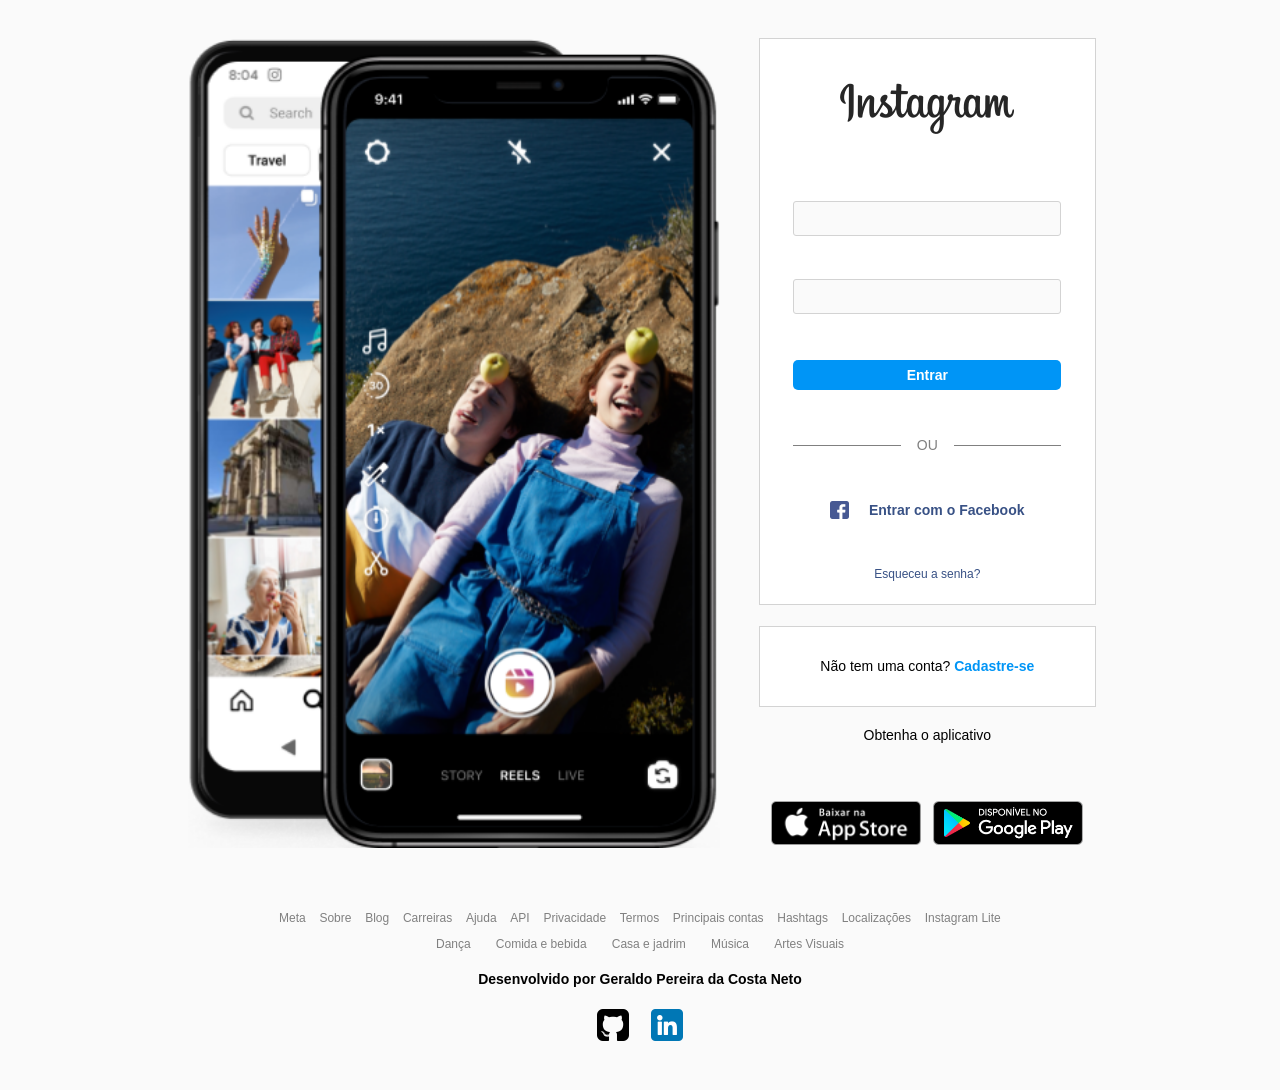
<file: index.html>
<!DOCTYPE html>
<html lang="en">
<head>
    <meta charset="UTF-8">
    <meta http-equiv="X-UA-Compatible" content="IE=edge">
    <meta name="viewport" content="width=device-width, initial-scale=1.0">
    <title>Instagram</title>
    <link rel="stylesheet" href="style.css">
    <link rel="icon" href="images/Foto_perfil.jpg">
</head>
<body>
    <section class="flex-container">
        <div class="celular">
            <img src="images/celular-instagram.png" alt="celular-instagram">
        </div>

        <div class="container-left">

            <!--Container de Login-->
            <div class="group-1">
                <img src="images/logo-instagram.png" alt="logo-instagram" class="logo-insta">
                <div class="inputs">
                    <input type="text" arial-label="Telefone, nome do usuário ou senha">
                    <input type="password" arial-label="Senha">
                </div>
                <a href="" class="entrar">Entrar</a>
                <p class="ou">OU</p>
                <div class="entrar-facebook">
                    <img src="images/icone-facebook.png" alt="logo-facebook">
                    <a href="">Entrar com o Facebook</a>
                </div>
                <a href="" id="esqueceu-senha">Esqueceu a senha?</a>
            </div>


            <!--Container de Cadastro-->
            <div class="group-2">
                <p>Não tem uma conta? <a href="">Cadastre-se</a></p>
            </div>

            <!--Container App Store e Play Store-->
            <div class="group-3">
                <p>Obtenha o aplicativo</p>
                <div class="img-store">
                    <a href="" class="apps"><img src="images/app-store.png" alt="app-store"></a>
                    <a href="" class="apps"><img src="images/play-store.png" alt="google-play"></a>
                </div>
            </div>
        </div>

    </section>

    <footer>
        <ul class="links">
            <li><a href="">Meta</a></li>
            <li><a href="">Sobre</a></li>
            <li><a href="">Blog</a></li>
            <li><a href="">Carreiras</a></li>
            <li><a href="">Ajuda</a></li>
            <li><a href="">API</a></li>
            <li><a href="">Privacidade</a></li>
            <li><a href="">Termos</a></li>
            <li><a href="">Principais contas</a></li>
            <li><a href="">Hashtags</a></li>
            <li><a href="">Localizações</a></li>
            <li><a href="">Instagram Lite</a></li>
        </ul>

        <ul class="topicos">
            <li><a href="">Dança</a></li>
            <li><a href="">Comida e bebida</a></li>
            <li><a href="">Casa e jadrim</a></li>
            <li><a href="">Música</a></li>
            <li><a href="">Artes Visuais</a></li>
        </ul>
        
        <div class="final">
            <h3>Desenvolvido por Geraldo Pereira da Costa Neto</h3>
            <div class="sociais">
                <a href="https://github.com/GeracNeto" target="_blank"><img src="images/placa-do-github.png" alt=""></a>
                <a href="https://www.linkedin.com/in/geraldo-costa-5568a8152/" target="_blank"><img src="images/linkedin.png" alt=""></a>            
            </div>
        </div>
    </footer>
</body>
</html>
</file>
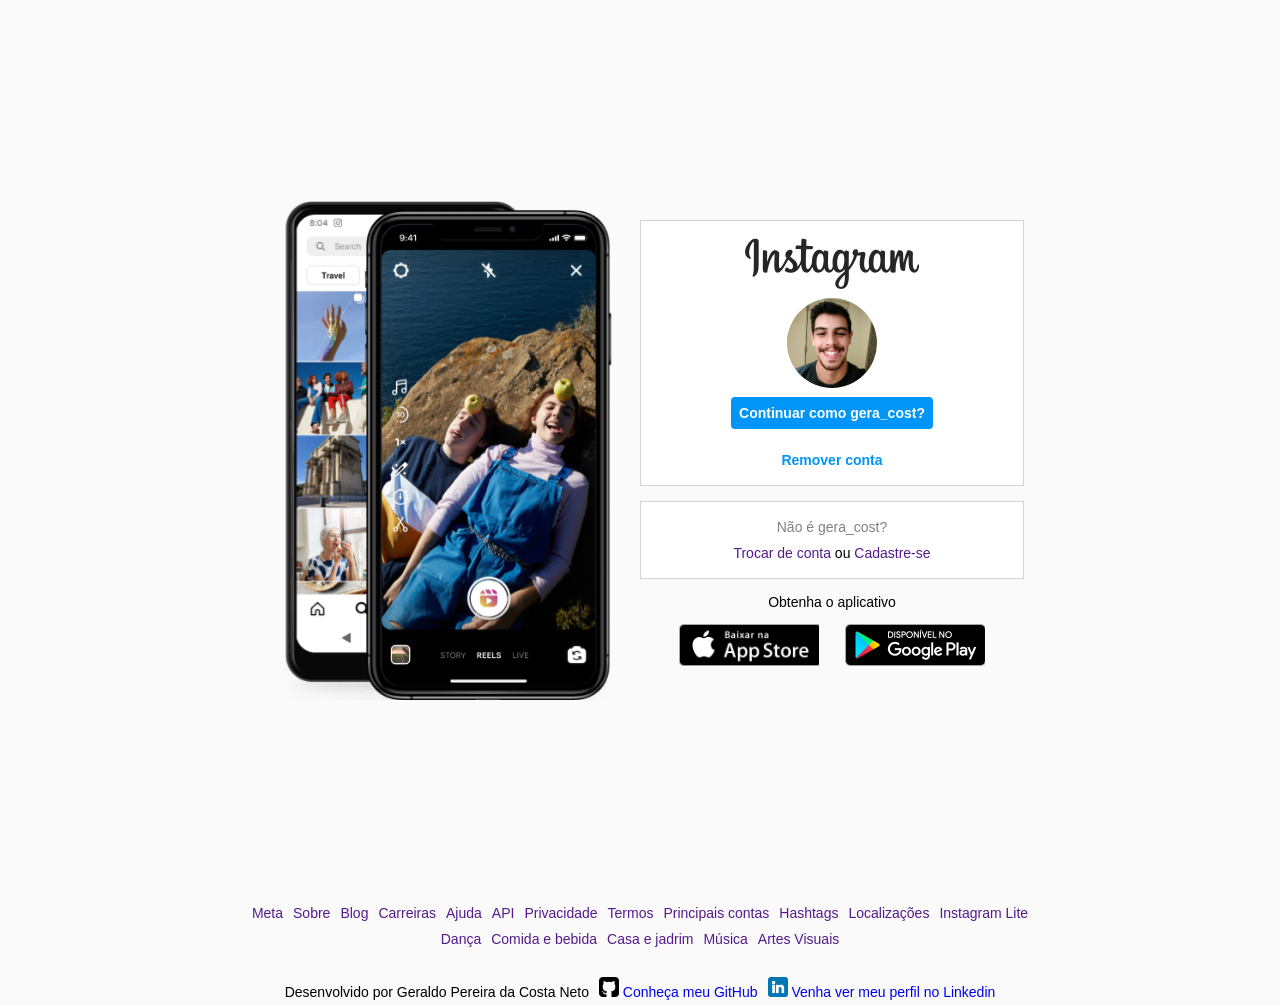
<file: insta.html>
<!DOCTYPE html>
<html lang="en">
<head>
    <meta charset="UTF-8">
    <meta http-equiv="X-UA-Compatible" content="IE=edge">
    <meta name="viewport" content="width=device-width, initial-scale=1.0">
    <title>Instagram</title>
    <link rel="stylesheet" href="styleinsta.css">
    <link rel="icon" href="images/icone-instagram.png">
</head>
<body>
    <section class="container-master">
        <div class="celular">
            <img src="images/celular-instagram.png" alt="Celular">
        </div>
        <div class="container-left">
            <div class="group">
                <img src="images/logo-instagram.png" alt="Logo Instragram" class="logo-insta">
                <img src="images/Foto_perfil.jpg" alt="Foto de Perfil" class="foto-perfil">
                <a href="" class="insta-login">Continuar como gera_cost?</a>
                <a href="" class="insta-logout">Remover conta</a>
            </div>
            <div class="group">
                <p class="nao-conta">Não é gera_cost?</p>
                <p class="troca-conta">
                    <span class="link-blue"><a href="">Trocar de conta</a></span>
                    ou
                    <span class="link-blue"><a href="">Cadastre-se</a></span>
                </p>
            </div>
            <div class="app">
                <p class="app-baixa">Obtenha o aplicativo</p>
                <div class="download">
                    <a href="" class="app-download"></a>
                    <a href="" class="app-download"></a>
                </div>
            </div>
        </div>
    </section>
    <footer>
        <ul class="sobre">
            <li><a href="">Meta</a></li>
            <li><a href="">Sobre</a></li>
            <li><a href="">Blog</a></li>
            <li><a href="">Carreiras</a></li>
            <li><a href="">Ajuda</a></li>
            <li><a href="">API</a></li>
            <li><a href="">Privacidade</a></li>
            <li><a href="">Termos</a></li>
            <li><a href="">Principais contas</a></li>
            <li><a href="">Hashtags</a></li>
            <li><a href="">Localizações</a></li>
            <li><a href="">Instagram Lite</a></li>
        </ul>

        <ul class="topicos">
            <li><a href="">Dança</a></li>
            <li><a href="">Comida e bebida</a></li>
            <li><a href="">Casa e jadrim</a></li>
            <li><a href="">Música</a></li>
            <li><a href="">Artes Visuais</a></li>
        </ul>
        
        <ul class="final">
            <li>Desenvolvido por Geraldo Pereira da Costa Neto</li>
            <li><img src="images/placa-do-github.png" alt=""><a href="https://github.com/GeracNeto" target="_blank"> Conheça meu GitHub</a></li>
            <li><img src="images/linkedin.png" alt=""><a href="https://www.linkedin.com/in/geraldo-costa-5568a8152/" target="_blank"> Venha ver meu perfil no Linkedin</a></li>
        </ul>
    </footer>
</body>
</html>
</file>
<file: style.css>
*{
    padding: 0;
    margin: 0;
    box-sizing: border-box;
    text-decoration: none;
    font-family: sans-serif;
    font-size: 14px;
    list-style: none;
}

body{
    display: flex;
    flex-direction: column;
    align-items: center;
    justify-content: center;
    width: 100%;
    min-height: fit-content;
    padding: 3%;
    background-color: #fafafa;
}

.flex-container{
    display: flex;
    width: 100%;
    min-height: fit-content;
    align-items: center;
    justify-content: center;
}

.celular{
    height: 90vh;
    margin-right: 3%;
}

.celular img{
    height: 100%;
}

.container-left{
    display: flex;
    align-items: center;
    flex-direction: column;
    justify-content: space-between;
    height: 90vh;
    width: 28%;
}

.logo-insta{
    padding: 20px;
}

.group-1{
    display: flex;
    flex-direction: column;
    align-items: center;
    justify-content: space-around;
    background-color: white;
    border: 1px solid lightgray;
    width: 100%;
    height: 70%;
}

.inputs{
    display: flex;
    flex-direction: column;
    width: 80%;
    height: 20%;
    justify-content: space-between;
}

input{
    height: 35px;
    border-radius: 3px;
    background-color: #fafafa;
    border: 1px solid lightgray;
}

.entrar{
    background-color: #0095f6;
    width: 80%;
    height: 30px;
    text-align: center;
    line-height: 30px;
    border-radius: 5px;
    color: white;
    font-weight: 600;
}

/* ::before e ::after na classe chamada ou cria aqueles riscos antes e depois do "ou" */

.ou::before{
    content: "";
    background-color: gray;
    width: 40%;
    height: 1px;
}

.ou{
    color: gray;
    display: flex;
    width: 80%;
    align-items: center;
    justify-content: space-between;
}

.ou::after{
    content: "";
    background-color: gray;
    width: 40%;
    height: 1px;
}

.entrar-facebook{
    display: flex;
    width: 70%;
    align-items: center;
    justify-content: space-evenly;
    height: 20px;
    font-weight: 600;
}

.entrar-facebook a{
    color: #385185;
}

.entrar-facebook img{
    width: 8%;
}

#esqueceu-senha{
    font-size: 12px;
    color: #385185;
}

.group-2{
    display: flex;
    align-items: center;
    justify-content: center;
    background-color: white;
    border: 1px solid lightgray;
    width: 100%;
    height: 10%;
}

.group-2 a{
    color: #0095f6;
    font-weight: 600;
}

.group-3{
    display: flex;
    width: 100%;
    height: 15%;
    flex-direction: column;
    justify-content: space-between;
    align-items: center;
}

.img-store{
    display: flex;
    align-items: flex-end;
    justify-content: space-evenly;
    width: 100%;
    height: 60%;
}

.img-store img{
    width: 150px;
}

footer{
    display: flex;
    width: 60%;
    flex-direction: column;
    align-items: center;
    margin-top: 5%;
}

.links{
    display: flex;
    align-items: center;
    justify-content: space-between;
    width: 100%;
}

.links a{
    color: gray;
    font-size: 12px;
}

.topicos{
    display: flex;
    align-items: center;
    justify-content: space-around;
    width: 60%;
    margin-top: 10px;
}

.topicos a{
    color: gray;
    font-size: 12px;
}

.final{
    display: flex;
    align-items: center;
    justify-content: space-between;
    flex-direction: column;
    margin-top: 20px;
    color: black;
    width: 100%;
}

.final img{
    width: 60%;
}

.sociais{
    display: flex;
    align-items: center;
    justify-content: center;
    width: 15%;
    height: 50px;
    margin-top: 15px;
}

.sociais a{
    text-align: center;
    width: 100%;
}

@media (max-width: 1024px){
    .celular{
        display: none;
    }

    .container-left{
        width: 70%;
    }

    footer{
        width: 80%;
    }
}

@media (max-width: 786px){

    .container-left{
        width: 50%;
    }

    footer{
        width: 100%;
    }
}

@media (max-width: 630px){

    .links{
        flex-direction: column;
    }

    .entrar-facebook{
        width: 100%;
    }
}

@media (max-width: 570px){

    .entrar-facebook{
        width: 100%;
    }

    .topicos{
        flex-direction: column;
    }

    .sociais{
        justify-content: space-around;
        width: 20%;
    }

    .final img{
        width: 30px;
    }
}

@media (max-width: 380px){
    
    .container-left{
        width: 100%;        
    }
    
}
</file>
<file: styleinsta.css>
*{
    padding: 0;
    margin: 0;
    box-sizing: border-box;
    text-decoration: none;
    font-family: sans-serif;
    font-size: 14px;
    list-style: none;
}

body{
    width: 100%;
    min-height: 100vh;
    background-color: #fafafa;
    margin: 0;
    padding: 0;
    display: flex;
    justify-content: center;
    flex-direction: column;
    align-items: center;
}

.container-master{
    display: flex;
    align-items: center;
    justify-content: start;
    width: 60%;
    height: 100vh;
}

.celular{
    display: flex;
    align-items: center;
    justify-content: center;
    width: 50%;
}

.celular img{
    height: 500px;
}

.foto-perfil{
    width: 90px;
}

.container-left{
    display: flex;
    align-items: center;
    justify-content: space-around;
    flex-direction: column;
    width: 50%;
    min-height: 34rem;
}

.group{
    display: flex;
    justify-content: space-between;
    align-items: center;
    flex-direction: column;
    background-color: #fff;
    width: 100%;
    padding: 1.2rem 0;
    border: 1px solid lightgray;
}


.group:nth-child(1){
    min-height: 19rem;
}

.logo-insta{
    min-height: 3rem;
}

.foto-perfil{
    display: flex;
    justify-content: center;
    align-items: center;
    border-radius: 50px;
    overflow: hidden;
}

.insta-login{
    background-color: #0095f6;
    color: white;
    padding: 8px;
    border-radius: 4px;
    font-weight: 600;
}

.insta-logout{
    color: #0095f6;
    margin-top: 1rem;
    font-weight: 600;
}

.nao-conta{
    color: grey;
    margin-bottom: 10px;
}

.link-blue{
    color: #0095f6;
}

.app{
    display: flex;
    flex-direction: column;
    align-items: center;
    justify-content: center;
    width: 100%;
}

.download{
    display: flex;
    width: 100%;
    justify-content:space-evenly;
    align-items: center;
    padding: 1rem;
}

.app-download{
    height: 3rem;
    width: 10rem;
    background-size: cover;
}

.app-download:nth-child(1){
    background-image: url('images/app-store.png');
}

.app-download:nth-child(2){
    background-image: url('images/play-store.png');
}

footer{
    display: flex;
    flex-direction: column;
    color: gray;
    align-items: center;
    justify-content: center;
}

.sobre{
    display: flex; 
}

li{
    padding: 5px;
}

.topicos{
    display: flex;
    align-items: center;
    justify-content: center;
}

.final{
    display: flex;
    align-items: baseline;
    justify-content: space-evenly;
    margin-top: 20px;
    color: black;
}

.final img{
    width: 20px;
    margin: 0;
}

/* Responsividade */

@media (max-width: 1024px){
    .container-master{
        width: 80%;
    }

    .celular{
        width: 80%;
    }

    ul{
        display: flex;
        flex-direction: column;
        align-items: center;
        justify-content: center;
    }
}

@media (max-width: 650px){
    .container-master{
        width: 50%;
    }

    body{
        background-color: white;
    }

    .group{
        border: 1px solid transparent;
    }

    .celular{
        display: none;
    }

    .container-left{
        width: 100%;
    }

    .download{
        flex-direction: column;
        justify-content: space-evenly;
    }
}
</file>
